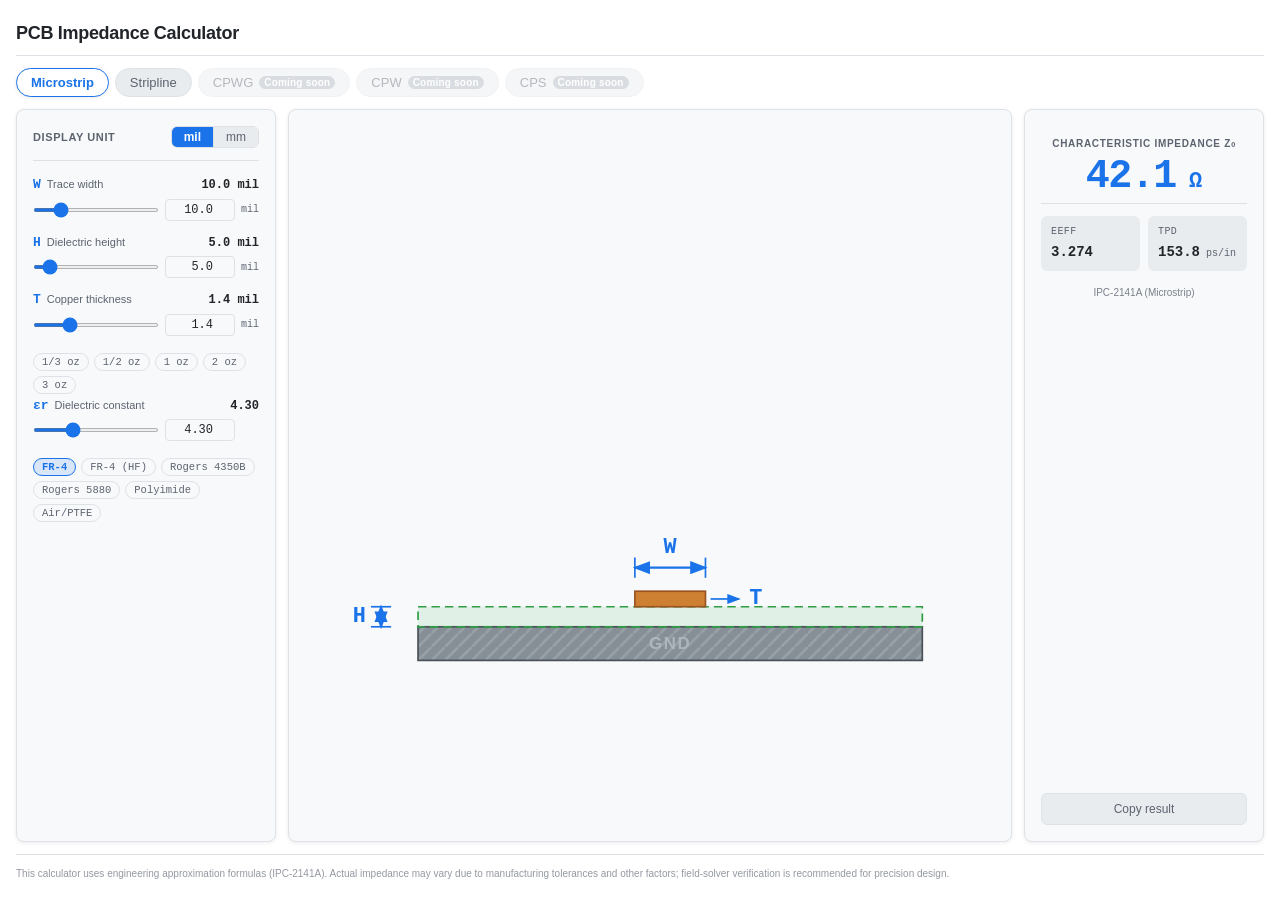
<file: index.html>
<!DOCTYPE html>
<html lang="en">
<head>
  <meta charset="UTF-8">
  <meta name="viewport" content="width=device-width, initial-scale=1.0">
  <title>PCB Impedance Calculator</title>
  <link rel="stylesheet" href="style.css">
</head>
<body>
  <div class="app-wrapper">

    <header class="app-header">
      <h1 class="app-title">PCB Impedance Calculator</h1>
    </header>

    <nav class="tab-bar" role="tablist" aria-label="Transmission line structure selection">
      <button class="tab-btn active" role="tab" aria-selected="true"  data-type="microstrip">Microstrip</button>
      <button class="tab-btn"        role="tab" aria-selected="false" data-type="stripline">Stripline</button>
      <button class="tab-btn disabled" role="tab" aria-selected="false" aria-disabled="true" disabled data-type="cpwg"
              title="Coming in Phase 2">
        CPWG <span class="badge-soon">Coming soon</span>
      </button>
      <button class="tab-btn disabled" role="tab" aria-selected="false" aria-disabled="true" disabled data-type="cpw"
              title="Coming in Phase 2">
        CPW <span class="badge-soon">Coming soon</span>
      </button>
      <button class="tab-btn disabled" role="tab" aria-selected="false" aria-disabled="true" disabled data-type="cps"
              title="Coming in Phase 2">
        CPS <span class="badge-soon">Coming soon</span>
      </button>
    </nav>

    <main class="main-grid">

      <section id="input-panel" class="panel" aria-label="Input area">
        <p class="panel-placeholder">Input area (placeholder)</p>
      </section>

      <section id="cross-section" class="panel" aria-label="Cross-section visualization">
        <p class="panel-placeholder">Cross-section visualization (placeholder)</p>
      </section>

      <section id="result-panel" class="panel" aria-label="Calculation result">
        <p class="panel-placeholder">Result area (placeholder)</p>
      </section>

    </main>

    <footer class="app-footer">
      <p>This calculator uses engineering approximation formulas (IPC-2141A). Actual impedance may vary due to manufacturing tolerances and other factors; field-solver verification is recommended for precision design.</p>
    </footer>

  </div>

  <script type="module" src="js/app.js"></script>
</body>
</html>
</file>
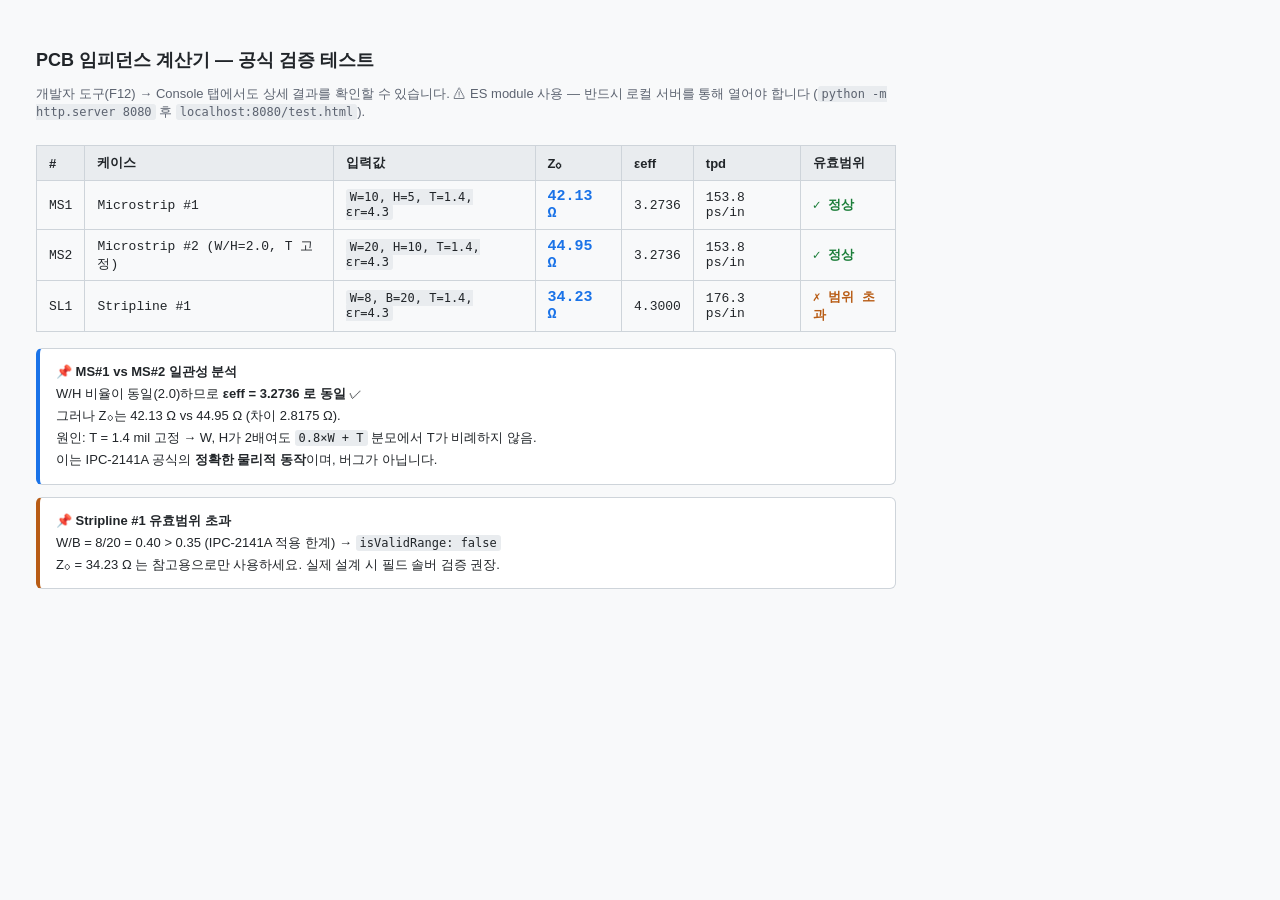
<file: test.html>
<!DOCTYPE html>
<html lang="ko">
<head>
  <meta charset="UTF-8">
  <meta name="viewport" content="width=device-width, initial-scale=1.0">
  <title>PCB 임피던스 계산기 — 공식 검증</title>
  <style>
    body {
      font-family: -apple-system, BlinkMacSystemFont, "Segoe UI", sans-serif;
      font-size: 14px;
      padding: 28px;
      background: #f8f9fa;
      color: #212529;
      max-width: 860px;
    }
    h1 { font-size: 18px; margin-bottom: 6px; }
    .subtitle { color: #5c6370; font-size: 13px; margin-bottom: 24px; }
    table { border-collapse: collapse; width: 100%; font-size: 13px; margin-bottom: 16px; }
    th { background: #e9ecef; text-align: left; padding: 8px 12px; border: 1px solid #ced4da; font-weight: 600; }
    td { padding: 7px 12px; border: 1px solid #ced4da; font-family: 'Courier New', monospace; }
    .pass { color: #1a7d38; font-weight: 700; }
    .fail { color: #b85c15; font-weight: 700; }
    .z0  { font-size: 15px; font-weight: 700; color: #1a73e8; }
    .note-box {
      background: #fff;
      border: 1px solid #ced4da;
      border-left: 4px solid #1a73e8;
      border-radius: 6px;
      padding: 12px 16px;
      margin-bottom: 12px;
      font-size: 13px;
      line-height: 1.7;
    }
    .note-box.warn { border-left-color: #b85c15; }
    code { background: #e9ecef; padding: 1px 4px; border-radius: 3px; font-size: 12px; }
  </style>
</head>
<body>
  <h1>PCB 임피던스 계산기 — 공식 검증 테스트</h1>
  <p class="subtitle">
    개발자 도구(F12) → Console 탭에서도 상세 결과를 확인할 수 있습니다.
    ⚠ ES module 사용 — 반드시 로컬 서버를 통해 열어야 합니다
    (<code>python -m http.server 8080</code> 후 <code>localhost:8080/test.html</code>).
  </p>

  <div id="output"><p>계산 중...</p></div>

  <script type="module">
    import { calcMicrostrip, calcStripline } from './js/formulas.js';

    // ── 테스트 케이스 정의 ────────────────────────────────
    const CASES = [
      {
        id: 'MS1',
        label: 'Microstrip #1',
        input: 'W=10, H=5, T=1.4, εr=4.3',
        run: () => calcMicrostrip({ W: 10, H: 5,  T: 1.4, er: 4.3 }),
      },
      {
        id: 'MS2',
        label: 'Microstrip #2  (W/H=2.0, T 고정)',
        input: 'W=20, H=10, T=1.4, εr=4.3',
        run: () => calcMicrostrip({ W: 20, H: 10, T: 1.4, er: 4.3 }),
      },
      {
        id: 'SL1',
        label: 'Stripline #1',
        input: 'W=8, B=20, T=1.4, εr=4.3',
        run: () => calcStripline({ W: 8,  B: 20, T: 1.4, er: 4.3 }),
      },
    ];

    // ── 실행 및 console.log 출력 ──────────────────────────
    const results = CASES.map(({ id, label, input, run }) => {
      const r = run();
      console.log(`[${id}] ${label}`);
      console.log(`  입력       : ${input}`);
      console.log(`  Z0         = ${r.Z0.toFixed(3)} Ω`);
      console.log(`  εeff       = ${r.eEff.toFixed(4)}`);
      console.log(`  tpd        = ${r.tpd.toFixed(2)} ps/inch`);
      console.log(`  유효범위   : ${r.isValidRange ? '✓ 정상' : '✗ 범위 초과'}`);
      console.log(`  공식       : ${r.formulaName}`);
      console.log('');
      return { id, label, input, ...r };
    });

    // ── 일관성 체크 ───────────────────────────────────────
    const ms1 = results[0];
    const ms2 = results[1];
    const deltaZ0   = Math.abs(ms1.Z0   - ms2.Z0).toFixed(4);
    const deltaEEff = Math.abs(ms1.eEff - ms2.eEff).toFixed(8);

    console.log('── 일관성 체크 (MS1 vs MS2) ─────────────────────');
    console.log(`  εeff 동일 여부 : delta = ${deltaEEff} → ${parseFloat(deltaEEff) < 1e-6 ? '✓ 동일' : '✗ 다름'}`);
    console.log(`  Z0   동일 여부 : delta = ${deltaZ0} Ω`);
    console.log(`  → Z0가 다름 (${deltaZ0} Ω) — T=1.4mil 고정 시 기하 비례 불변이 성립하지 않음.`);
    console.log(`    W, H만 2배 시: 분자 2×(5.98H), 분모 2×(0.8W)+1.4 (T 미변화)`);
    console.log(`    → 비율이 달라져 Z0 증가. 물리적으로 올바른 동작.`);
    console.log('');
    console.log('── Stripline 유효범위 확인 ──────────────────────');
    const sl = results[2];
    console.log(`  W/B = 8/20 = 0.40 > 0.35 → isValidRange = ${sl.isValidRange} (범위 초과 — 참고용만)`);

    // ── 페이지 렌더링 ─────────────────────────────────────
    const rows = results.map(r => `
      <tr>
        <td>${r.id}</td>
        <td>${r.label}</td>
        <td><code>${r.input}</code></td>
        <td class="z0">${r.Z0.toFixed(2)} Ω</td>
        <td>${r.eEff.toFixed(4)}</td>
        <td>${r.tpd.toFixed(1)} ps/in</td>
        <td class="${r.isValidRange ? 'pass' : 'fail'}">${r.isValidRange ? '✓ 정상' : '✗ 범위 초과'}</td>
      </tr>`).join('');

    document.getElementById('output').innerHTML = `
      <table>
        <thead>
          <tr>
            <th>#</th>
            <th>케이스</th>
            <th>입력값</th>
            <th>Z₀</th>
            <th>εeff</th>
            <th>tpd</th>
            <th>유효범위</th>
          </tr>
        </thead>
        <tbody>${rows}</tbody>
      </table>

      <div class="note-box">
        <strong>📌 MS#1 vs MS#2 일관성 분석</strong><br>
        W/H 비율이 동일(2.0)하므로 <strong>εeff = ${ms1.eEff.toFixed(4)} 로 동일</strong> ✓<br>
        그러나 Z₀는 ${ms1.Z0.toFixed(2)} Ω vs ${ms2.Z0.toFixed(2)} Ω (차이 ${deltaZ0} Ω).<br>
        원인: T = 1.4 mil 고정 → W, H가 2배여도 <code>0.8×W + T</code> 분모에서 T가 비례하지 않음.
        <br>이는 IPC-2141A 공식의 <strong>정확한 물리적 동작</strong>이며, 버그가 아닙니다.
      </div>

      <div class="note-box warn">
        <strong>📌 Stripline #1 유효범위 초과</strong><br>
        W/B = 8/20 = 0.40 &gt; 0.35 (IPC-2141A 적용 한계) → <code>isValidRange: false</code><br>
        Z₀ = ${results[2].Z0.toFixed(2)} Ω 는 참고용으로만 사용하세요.
        실제 설계 시 필드 솔버 검증 권장.
      </div>
    `;
  </script>
</body>
</html>
</file>
<file: style.css>
/* ── CSS variables (light mode defaults) ── */
:root {
  --bg-color:        transparent;
  --surface-color:   #f8f9fa;
  --border-color:    #dee2e6;
  --text-color:      #212529;
  --text-muted:      #5c6370;   /* ↑ contrast fix for #6c757d (4.1→5.3:1 on tab-bg) */
  --accent-color:    #1a73e8;
  --accent-hover:    #1557b0;
  --tab-bg:          #e9ecef;
  --tab-active-bg:   #ffffff;
  --tab-active-text: var(--accent-color);
  --badge-bg:        #adb5bd;
  --badge-text:      #ffffff;
  --placeholder-bg:  #f1f3f5;
  --placeholder-text:#adb5bd;
  --shadow:          0 1px 4px rgba(0, 0, 0, 0.08);
  --radius:          8px;
  --gap:             12px;
  /* warning color */
  --warn-bg:         rgba(192, 101, 26, 0.08);
  --warn-border:     rgba(192, 101, 26, 0.28);
  --warn-text:       #b85c15;
  /* success (copied) color */
  --success-bg:      rgba(40, 167, 69, 0.08);
  --success-border:  rgba(40, 167, 69, 0.30);
  --success-text:    #1a7d38;
}

/* ── Dark mode overrides ── */
@media (prefers-color-scheme: dark) {
  :root {
    --surface-color:   #1e1e2e;
    --border-color:    #313244;
    --text-color:      #cdd6f4;
    --text-muted:      #9399b2;   /* ↑ contrast fix for #6c7086 (3.5→6.1:1 on surface) */
    --accent-color:    #89b4fa;
    --accent-hover:    #b4d0fb;
    --tab-bg:          #181825;
    --tab-active-bg:   #1e1e2e;
    --tab-active-text: #89b4fa;
    --badge-bg:        #45475a;
    --badge-text:      #cdd6f4;
    --placeholder-bg:  #181825;
    --placeholder-text:#45475a;
    --shadow:          0 1px 4px rgba(0, 0, 0, 0.4);
    --warn-bg:         rgba(244, 162, 97, 0.10);
    --warn-border:     rgba(244, 162, 97, 0.28);
    --warn-text:       #f4a261;
    --success-bg:      rgba(166, 227, 161, 0.10);
    --success-border:  rgba(166, 227, 161, 0.30);
    --success-text:    #a6e3a1;
  }
}

/* ── Reset & base ── */
*, *::before, *::after {
  box-sizing: border-box;
  margin: 0;
  padding: 0;
}

body {
  background: var(--bg-color);
  color: var(--text-color);
  font-family: -apple-system, BlinkMacSystemFont, "Segoe UI", "Noto Sans KR",
               "Apple SD Gothic Neo", sans-serif;
  font-size: 14px;
  line-height: 1.5;
}

/* ── Focus styles — keyboard accessibility ── */
/* remove default outline on mouse click */
:focus:not(:focus-visible) {
  outline: none;
}
/* clear focus ring for keyboard navigation */
:focus-visible {
  outline: 2px solid var(--accent-color);
  outline-offset: 2px;
  border-radius: 3px;
}

/* ── App wrapper ── */
.app-wrapper {
  display: flex;
  flex-direction: column;
  gap: var(--gap);
  padding: 16px;
  min-height: 100vh;
}

/* ── Header ── */
.app-header {
  padding: 4px 0 8px;
  border-bottom: 1px solid var(--border-color);
}

.app-title {
  font-size: 18px;
  font-weight: 600;
  color: var(--text-color);
  letter-spacing: -0.3px;
}

/* ── Tab bar ── */
.tab-bar {
  display: flex;
  flex-wrap: wrap;
  gap: 6px;
}

.tab-btn {
  display: inline-flex;
  align-items: center;
  gap: 6px;
  padding: 6px 14px;
  border: 1px solid var(--border-color);
  border-radius: 20px;
  background: var(--tab-bg);
  color: var(--text-muted);
  font-size: 13px;
  font-family: inherit;
  cursor: pointer;
  transition: background 0.15s, color 0.15s, border-color 0.15s;
  white-space: nowrap;
}

.tab-btn:hover:not(.disabled) {
  background: var(--tab-active-bg);
  color: var(--accent-hover);
  border-color: var(--accent-hover);
}

.tab-btn.active {
  background: var(--tab-active-bg);
  color: var(--tab-active-text);
  border-color: var(--accent-color);
  font-weight: 600;
  box-shadow: var(--shadow);
}

/* pointer-events: none removed → title tooltip shows; disabled attr blocks clicks */
.tab-btn.disabled,
.tab-btn[disabled] {
  opacity: 0.45;
  cursor: not-allowed;
}

.tab-btn:focus-visible {
  outline: 2px solid var(--accent-color);
  outline-offset: 3px;
}

.badge-soon {
  font-size: 10px;
  font-weight: 600;
  padding: 1px 5px;
  border-radius: 10px;
  background: var(--badge-bg);
  color: var(--badge-text);
  letter-spacing: 0.2px;
}

/* ── Main grid (desktop: 3 columns) ── */
.main-grid {
  display: grid;
  grid-template-columns: 260px 1fr 240px;
  grid-template-rows: auto;
  gap: var(--gap);
  flex: 1;
}

/* ── Common panel ── */
.panel {
  background: var(--surface-color);
  border: 1px solid var(--border-color);
  border-radius: var(--radius);
  box-shadow: var(--shadow);
  padding: 16px;
  min-height: 200px;
  display: flex;
  flex-direction: column;
  align-items: stretch;
  justify-content: flex-start;
}

/* cross-section panel */
#cross-section {
  min-height: 280px;
  padding: 8px;
}

#cross-section svg {
  display: block;
  width: 100%;
  height: 100%;
  min-height: 200px;
}

/* placeholder hint text */
.panel-placeholder {
  flex: 1;
  display: flex;
  align-items: center;
  justify-content: center;
  color: var(--placeholder-text);
  font-size: 13px;
  text-align: center;
  user-select: none;
}

/* ── Unit toggle ── */
.unit-toggle-row {
  display: flex;
  align-items: center;
  justify-content: space-between;
  margin-bottom: 14px;
  padding-bottom: 12px;
  border-bottom: 1px solid var(--border-color);
}

.unit-toggle-label {
  font-size: 11px;
  font-weight: 600;
  color: var(--text-muted);
  text-transform: uppercase;
  letter-spacing: 0.6px;
}

.unit-btn-group {
  display: flex;
  border: 1px solid var(--border-color);
  border-radius: 6px;
  overflow: hidden;
}

.unit-btn {
  padding: 3px 12px;
  border: none;
  background: var(--tab-bg);
  color: var(--text-muted);
  font-size: 12px;
  font-family: inherit;
  cursor: pointer;
  transition: background 0.12s, color 0.12s;
}

.unit-btn + .unit-btn {
  border-left: 1px solid var(--border-color);
}

.unit-btn.active {
  background: var(--accent-color);
  color: #fff;
  font-weight: 600;
}

.unit-btn:focus-visible {
  outline: 2px solid var(--accent-color);
  outline-offset: 1px;
  position: relative;
  z-index: 1;
}

/* ── Input field row ── */
.field-row {
  margin-bottom: 12px;
}

.field-header {
  display: flex;
  align-items: baseline;
  justify-content: space-between;
  margin-bottom: 4px;
}

.field-label {
  display: flex;
  align-items: baseline;
  gap: 6px;
  cursor: pointer;
}

.field-symbol {
  font-size: 13px;
  font-weight: 700;
  font-family: 'Courier New', 'Consolas', monospace;
  color: var(--accent-color);
}

.field-desc {
  font-size: 11px;
  color: var(--text-muted);
}

.field-cur {
  font-size: 12px;
  font-weight: 600;
  color: var(--text-color);
  font-family: 'Courier New', 'Consolas', monospace;
  min-width: 76px;
  text-align: right;
}

.field-inputs {
  display: flex;
  align-items: center;
  gap: 6px;
}

.field-unit-tag {
  font-size: 10px;
  font-family: 'Courier New', Consolas, monospace;
  color: var(--text-muted);
  white-space: nowrap;
  min-width: 18px; /* stabilizes εr field layout */
  text-align: left;
}

.field-slider {
  flex: 1;
  height: 4px;
  cursor: pointer;
  accent-color: var(--accent-color);
  min-width: 0; /* allow flex shrink */
}

.field-slider:focus-visible {
  outline: 2px solid var(--accent-color);
  outline-offset: 3px;
  border-radius: 4px;
}

.field-num {
  width: 70px;
  padding: 3px 6px;
  border: 1px solid var(--border-color);
  border-radius: 4px;
  background: var(--surface-color);
  color: var(--text-color);
  font-size: 12px;
  font-family: 'Courier New', 'Consolas', monospace;
  text-align: right;
  transition: border-color 0.12s;
}

.field-num:focus {
  outline: none;
}

.field-num:focus-visible {
  border-color: var(--accent-color);
  box-shadow: 0 0 0 2px color-mix(in srgb, var(--accent-color) 20%, transparent);
}

/* ── Preset chip buttons (quick-select typical values) ── */
.field-presets {
  display: flex;
  flex-wrap: wrap;
  gap: 5px;
  margin: 5px 0 2px;
}

.preset-chip {
  font-size: 10.5px;
  font-family: 'Courier New', 'Consolas', monospace;
  padding: 2px 8px;
  border: 1px solid var(--border-color);
  border-radius: 999px;
  background: var(--surface-color);
  color: var(--text-muted);
  cursor: pointer;
  white-space: nowrap;
  transition: border-color 0.12s, color 0.12s, background 0.12s;
}

.preset-chip:hover {
  border-color: var(--accent-color);
  color: var(--accent-color);
}

.preset-chip.active {
  border-color: var(--accent-color);
  background: color-mix(in srgb, var(--accent-color) 14%, transparent);
  color: var(--accent-color);
  font-weight: 700;
}

.preset-chip:focus-visible {
  outline: 2px solid var(--accent-color);
  outline-offset: 2px;
}

/* ── Result panel — warning state ── */
.result-panel--warn {
  border-color: var(--warn-border);
}

/* ── Result panel — warning badge ── */
.result-warning {
  display: flex;
  align-items: flex-start;
  gap: 7px;
  padding: 8px 10px;
  background: var(--warn-bg);
  border: 1px solid var(--warn-border);
  border-radius: 6px;
  font-size: 11px;
  line-height: 1.5;
  color: var(--warn-text);
}

.result-warning-icon {
  flex-shrink: 0;
  font-size: 14px;
  line-height: 1.4;
}

/* ── Result panel — Z₀ main display ── */
.result-content {
  display: flex;
  flex-direction: column;
  gap: 12px;
  flex: 1;
}

.result-z0-block {
  text-align: center;
  padding: 10px 0 6px;
  border-bottom: 1px solid var(--border-color);
}

.result-z0-label {
  font-size: 10px;
  font-weight: 600;
  color: var(--text-muted);
  text-transform: uppercase;
  letter-spacing: 0.7px;
  margin-bottom: 6px;
}

.result-z0-value {
  font-size: clamp(26px, calc(4vw + 18px), 40px);
  font-weight: 800;
  font-family: 'Courier New', Consolas, monospace;
  color: var(--accent-color);
  line-height: 1;
  letter-spacing: -1.5px;
}

.result-z0-unit {
  font-size: 22px;
  font-weight: 600;
  letter-spacing: 0;
}

/* ── Result panel — secondary values (εeff, tpd) ── */
.result-secondary {
  display: flex;
  gap: 8px;
}

.result-item {
  flex: 1;
  background: var(--tab-bg);
  border-radius: 6px;
  padding: 8px 10px;
  display: flex;
  flex-direction: column;
  gap: 3px;
}

.result-item-label {
  font-size: 10px;
  font-family: 'Courier New', Consolas, monospace;
  color: var(--text-muted);
  text-transform: uppercase;
  letter-spacing: 0.4px;
}

.result-item-value {
  font-size: 14px;
  font-weight: 700;
  font-family: 'Courier New', Consolas, monospace;
  color: var(--text-color);
}

.result-item-unit {
  font-size: 10px;
  font-weight: 400;
  color: var(--text-muted);
}

/* ── Result panel — formula name ── */
.result-formula-name {
  font-size: 10px;
  color: var(--text-muted);
  text-align: center;
  padding: 2px 0;
  opacity: 0.8;
}

/* ── Result panel — copy button ── */
.result-copy-btn {
  width: 100%;
  padding: 8px;
  margin-top: auto;
  border: 1px solid var(--border-color);
  border-radius: 6px;
  background: var(--tab-bg);
  color: var(--text-muted);
  font-size: 12px;
  font-family: inherit;
  cursor: pointer;
  transition: background 0.13s, color 0.13s, border-color 0.13s;
}

.result-copy-btn:hover {
  background: var(--tab-active-bg);
  color: var(--accent-color);
  border-color: var(--accent-color);
}

.result-copy-btn.copied {
  background: var(--success-bg);
  color: var(--success-text);
  border-color: var(--success-border);
  font-weight: 600;
}

.result-copy-btn:focus-visible {
  outline: 2px solid var(--accent-color);
  outline-offset: 2px;
}

/* ── Footer disclaimer ── */
.app-footer {
  padding: 10px 0 2px;
  border-top: 1px solid var(--border-color);
}

.app-footer p {
  font-size: 10px;
  color: var(--text-muted);
  line-height: 1.7;
  opacity: 0.65;
}

/* ── Responsive: ≤768px → vertical stack ── */
@media (max-width: 768px) {
  .main-grid {
    grid-template-columns: 1fr;
  }

  /* mobile order: cross-section → input → result */
  #cross-section { order: 1; }
  #input-panel   { order: 2; }
  #result-panel  { order: 3; }

  .tab-bar {
    overflow-x: auto;
    flex-wrap: nowrap;
    padding-bottom: 4px;
    scrollbar-width: none;
  }
  .tab-bar::-webkit-scrollbar { display: none; }
}

/* ── Responsive: ≤480px — small smartphones ── */
@media (max-width: 480px) {
  .app-wrapper {
    padding: 10px;
    gap: 8px;
  }

  .panel {
    padding: 12px;
    min-height: unset;
  }

  /* cross-section SVG: height auto via aspect-ratio */
  #cross-section {
    min-height: unset;
    padding: 6px;
  }

  #cross-section svg {
    width: 100%;
    height: auto;
    aspect-ratio: 420 / 260;
    min-height: unset;
  }

  /* input field: narrower number input on small screens */
  .field-num {
    width: 58px;
    padding: 3px 4px;
  }

  .field-cur {
    min-width: 58px;
    font-size: 11px;
  }

  .field-symbol {
    font-size: 12px;
  }

  .field-desc {
    font-size: 10px;
  }

  /* result: stack secondary value cards vertically */
  .result-secondary {
    gap: 6px;
  }

  .result-item {
    padding: 6px 8px;
  }
}
</file>
